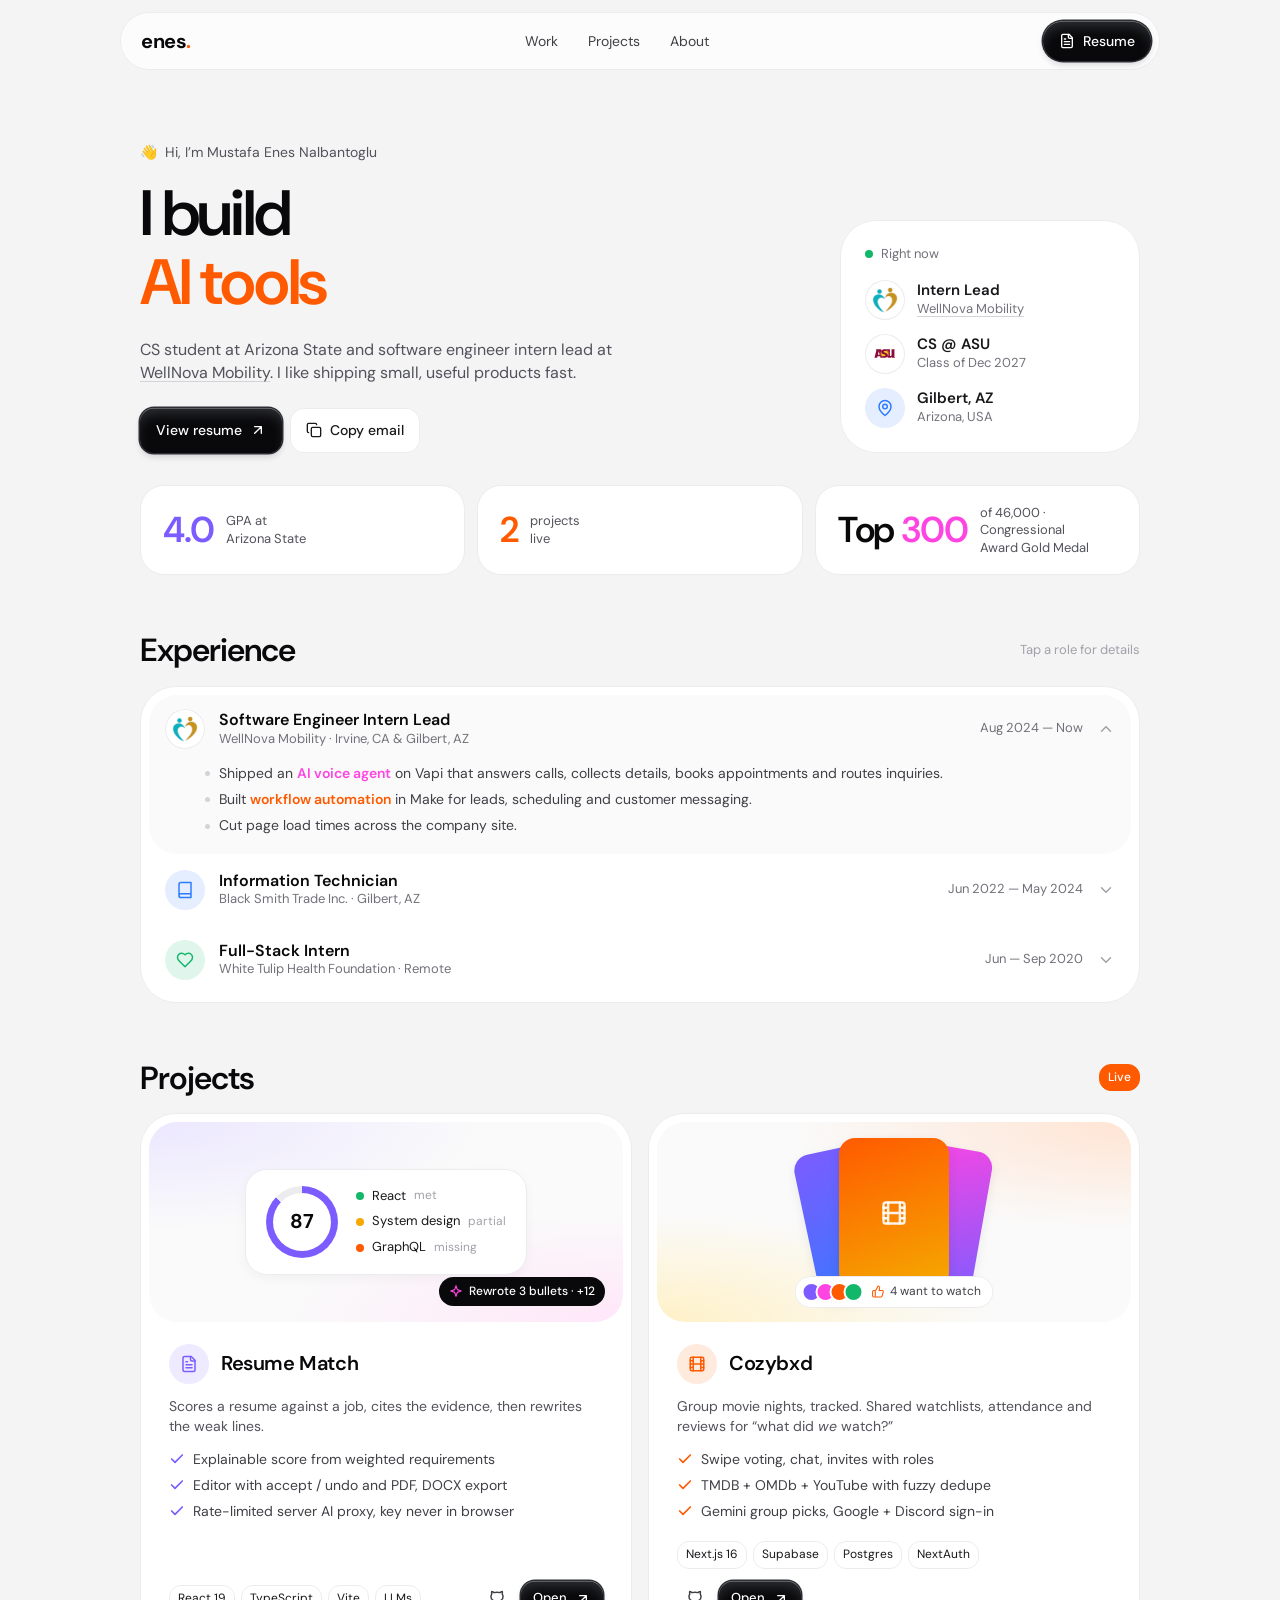
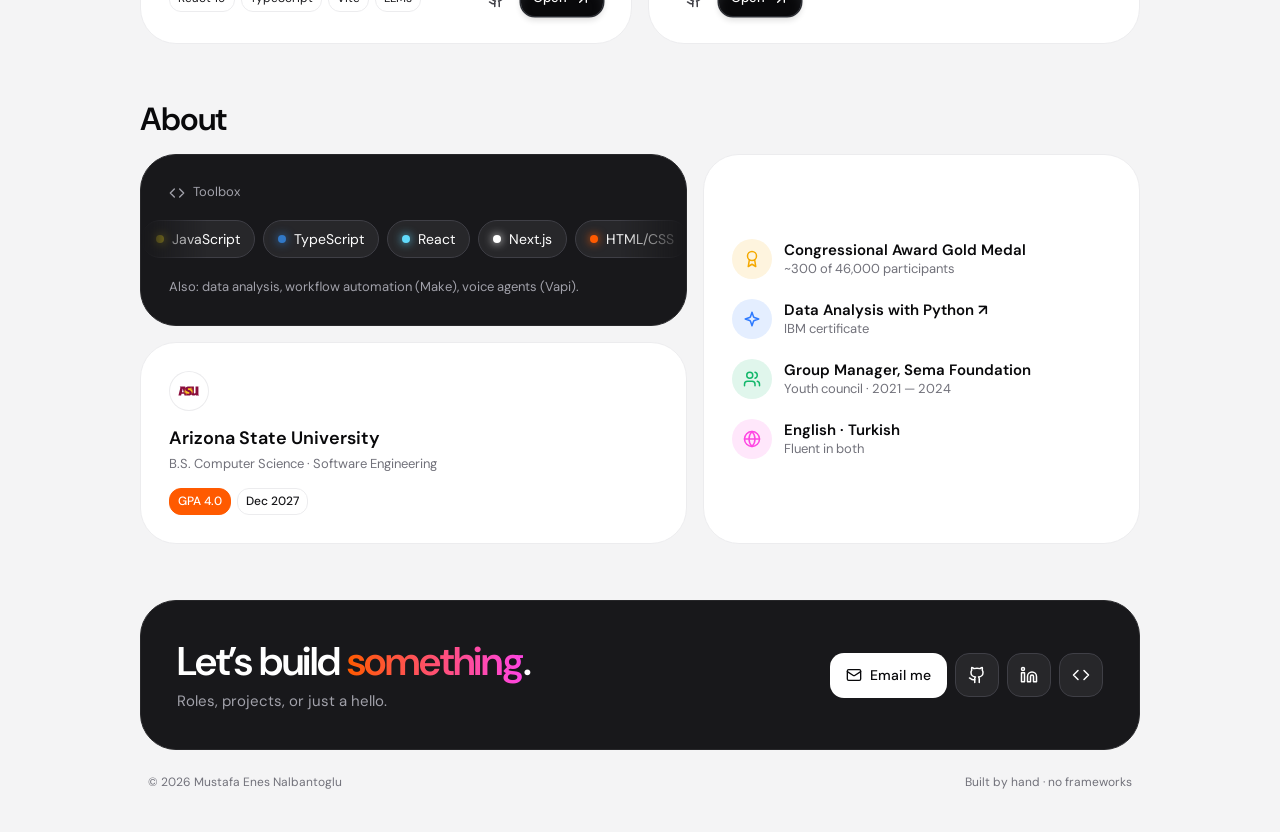
<file: index.html>
<!doctype html>
<html lang="en">
<head>
  <meta charset="utf-8">
  <meta name="viewport" content="width=device-width, initial-scale=1">
  <title>Enes Nalbantoglu</title>
  <meta name="description" content="Mustafa Enes Nalbantoglu — CS at Arizona State University (4.0). Software engineer building AI tools, full-stack apps and automation.">
  <meta name="theme-color" content="#f4f4f5">
  <meta property="og:title" content="Enes Nalbantoglu">
  <meta property="og:description" content="CS at ASU. I build AI tools, full-stack apps and automation.">
  <meta property="og:url" content="https://enesnal.com">
  <meta property="og:type" content="website">
  <link rel="canonical" href="https://enesnal.com">
  <link rel="icon" href="/favicon.svg" type="image/svg+xml">
  <link rel="preconnect" href="https://fonts.googleapis.com">
  <link rel="preconnect" href="https://fonts.gstatic.com" crossorigin>
  <link href="https://fonts.googleapis.com/css2?family=DM+Sans:opsz,wght@9..40,400..700&display=swap" rel="stylesheet">
  <link rel="stylesheet" href="/styles.css">
</head>
<body>
  <!-- Icon sprite (Lucide paths) -->
  <svg width="0" height="0" style="position:absolute" aria-hidden="true">
    <defs>
      <symbol id="i-zap" viewBox="0 0 24 24"><path d="M13 2 3 14h9l-1 8 10-12h-9l1-8z"/></symbol>
      <symbol id="i-book" viewBox="0 0 24 24"><path d="M4 19.5v-15A2.5 2.5 0 0 1 6.5 2H20v20H6.5a2.5 2.5 0 0 1 0-5H20"/></symbol>
      <symbol id="i-heart" viewBox="0 0 24 24"><path d="M19 14c1.49-1.46 3-3.21 3-5.5A5.5 5.5 0 0 0 16.5 3c-1.76 0-3 .5-4.5 2-1.5-1.5-2.74-2-4.5-2A5.5 5.5 0 0 0 2 8.5c0 2.3 1.5 4.05 3 5.5l7 7Z"/></symbol>
      <symbol id="i-cap" viewBox="0 0 24 24"><path d="M22 10v6M2 10l10-5 10 5-10 5z"/><path d="M6 12v5c3 3 9 3 12 0v-5"/></symbol>
      <symbol id="i-award" viewBox="0 0 24 24"><circle cx="12" cy="8" r="6"/><path d="M15.477 12.89 17 22l-5-3-5 3 1.523-9.11"/></symbol>
      <symbol id="i-file" viewBox="0 0 24 24"><path d="M15 2H6a2 2 0 0 0-2 2v16a2 2 0 0 0 2 2h12a2 2 0 0 0 2-2V7Z"/><path d="M14 2v4a2 2 0 0 0 2 2h4M16 13H8M16 17H8M10 9H8"/></symbol>
      <symbol id="i-mail" viewBox="0 0 24 24"><rect width="20" height="16" x="2" y="4" rx="2"/><path d="m22 7-8.97 5.7a1.94 1.94 0 0 1-2.06 0L2 7"/></symbol>
      <symbol id="i-copy" viewBox="0 0 24 24"><rect width="14" height="14" x="8" y="8" rx="2"/><path d="M4 16c-1.1 0-2-.9-2-2V4c0-1.1.9-2 2-2h10c1.1 0 2 .9 2 2"/></symbol>
      <symbol id="i-check" viewBox="0 0 24 24"><path d="M20 6 9 17l-5-5"/></symbol>
      <symbol id="i-arrow" viewBox="0 0 24 24"><path d="M7 7h10v10M7 17 17 7"/></symbol>
      <symbol id="i-chev" viewBox="0 0 24 24"><path d="m6 9 6 6 6-6"/></symbol>
      <symbol id="i-pin" viewBox="0 0 24 24"><path d="M20 10c0 6-8 12-8 12s-8-6-8-12a8 8 0 0 1 16 0Z"/><circle cx="12" cy="10" r="3"/></symbol>
      <symbol id="i-sparkles" viewBox="0 0 24 24"><path d="m12 3-1.9 5.8a2 2 0 0 1-1.3 1.3L3 12l5.8 1.9a2 2 0 0 1 1.3 1.3L12 21l1.9-5.8a2 2 0 0 1 1.3-1.3L21 12l-5.8-1.9a2 2 0 0 1-1.3-1.3Z"/></symbol>
      <symbol id="i-film" viewBox="0 0 24 24"><rect width="18" height="18" x="3" y="3" rx="2"/><path d="M7 3v18M3 7.5h4M3 12h18M3 16.5h4M17 3v18M17 7.5h4M17 16.5h4"/></symbol>
      <symbol id="i-globe" viewBox="0 0 24 24"><circle cx="12" cy="12" r="10"/><path d="M12 2a14.5 14.5 0 0 0 0 20 14.5 14.5 0 0 0 0-20M2 12h20"/></symbol>
      <symbol id="i-users" viewBox="0 0 24 24"><path d="M16 21v-2a4 4 0 0 0-4-4H6a4 4 0 0 0-4 4v2"/><circle cx="9" cy="7" r="4"/><path d="M22 21v-2a4 4 0 0 0-3-3.87M16 3.13a4 4 0 0 1 0 7.75"/></symbol>
      <symbol id="i-code" viewBox="0 0 24 24"><path d="m16 18 6-6-6-6M8 6l-6 6 6 6"/></symbol>
      <symbol id="i-github" viewBox="0 0 24 24"><path d="M15 22v-4a4.8 4.8 0 0 0-1-3.5c3 0 6-2 6-5.5.08-1.25-.27-2.48-1-3.5.28-1.15.28-2.35 0-3.5 0 0-1 0-3 1.5-2.64-.5-5.36-.5-8 0C6 2 5 2 5 2c-.3 1.15-.3 2.35 0 3.5A5.4 5.4 0 0 0 4 9c0 3.5 3 5.5 6 5.5-.39.49-.68 1.05-.85 1.65-.17.6-.22 1.23-.15 1.85v4"/><path d="M9 18c-4.51 2-5-2-7-2"/></symbol>
      <symbol id="i-linkedin" viewBox="0 0 24 24"><path d="M16 8a6 6 0 0 1 6 6v7h-4v-7a2 2 0 0 0-4 0v7h-4v-7a6 6 0 0 1 6-6z"/><rect width="4" height="12" x="2" y="9"/><circle cx="4" cy="4" r="2"/></symbol>
      <symbol id="i-thumb" viewBox="0 0 24 24"><path d="M7 10v12M15 5.88 14 10h5.83a2 2 0 0 1 1.92 2.56l-2.33 8A2 2 0 0 1 17.5 22H4a2 2 0 0 1-2-2v-8a2 2 0 0 1 2-2h2.76a2 2 0 0 0 1.79-1.11L12 2a3.13 3.13 0 0 1 3 3.88Z"/></symbol>
    </defs>
  </svg>

  <div class="progress" aria-hidden="true"></div>

  <header class="nav">
    <a class="logo" href="#top">enes<span>.</span></a>
    <nav aria-label="Sections">
      <a href="#work">Work</a>
      <a href="#projects">Projects</a>
      <a href="#about">About</a>
    </nav>
    <div class="nav-right">
      <a class="btn btn-dark btn-pill" href="/resume.pdf" target="_blank" rel="noopener">
        <svg class="ic"><use href="#i-file"/></svg>Resume
      </a>
      <button class="menu-btn" type="button" aria-label="Open menu" aria-expanded="false" aria-controls="menu">
        <span></span><span></span>
      </button>
    </div>
    <div class="menu" id="menu">
      <a href="#work"><span class="tile t-ember"><svg class="ic"><use href="#i-zap"/></svg></span>Work</a>
      <a href="#projects"><span class="tile t-violet"><svg class="ic"><use href="#i-sparkles"/></svg></span>Projects</a>
      <a href="#about"><span class="tile t-blue"><svg class="ic"><use href="#i-users"/></svg></span>About</a>
      <a href="#contact"><span class="tile t-magenta"><svg class="ic"><use href="#i-mail"/></svg></span>Contact</a>
    </div>
  </header>

  <main class="wrap" id="top">
    <!-- Hero -->
    <section class="hero">
      <div class="hero-main">
        <p class="hello rise" style="--d:0">
          <span class="wave" aria-hidden="true">👋</span> Hi, I’m Mustafa Enes Nalbantoglu
        </p>
        <h1 class="rise" style="--d:1">
          I build<br>
          <span class="rotator" aria-live="polite">
            <span class="word c-ember is-on">AI tools</span>
            <span class="word c-violet">full-stack apps</span>
            <span class="word c-magenta">voice agents</span>
            <span class="word c-green">automations</span>
          </span>
        </h1>
        <p class="lede rise" style="--d:2">CS student at Arizona State and software engineer intern lead at <a class="co" href="https://www.wellnovamobility.com/" target="_blank" rel="noopener">WellNova Mobility</a>. I like shipping small, useful products fast.</p>
        <div class="cta rise" style="--d:3">
          <a class="btn btn-dark" href="/resume.pdf" target="_blank" rel="noopener">View resume <svg class="ic"><use href="#i-arrow"/></svg></a>
          <button class="btn btn-light" type="button" data-copy="menesnalbant@gmail.com">
            <svg class="ic"><use href="#i-copy"/></svg><span>Copy email</span>
          </button>
        </div>
      </div>

      <aside class="card now rise" style="--d:2">
        <p class="card-kicker"><span class="dot"></span> Right now</p>
        <ul class="now-list">
          <li><span class="tile logo"><img src="/logos/wellnova.png" alt="" width="26" height="26"></span><div><b>Intern Lead</b><small><a class="co" href="https://www.wellnovamobility.com/" target="_blank" rel="noopener">WellNova Mobility</a></small></div></li>
          <li><span class="tile logo"><img src="/logos/asu.svg" alt="" width="30" height="18"></span><div><b>CS @ ASU</b><small>Class of Dec 2027</small></div></li>
          <li><span class="tile t-blue"><svg class="ic"><use href="#i-pin"/></svg></span><div><b>Gilbert, AZ</b><small>Arizona, USA</small></div></li>
        </ul>
      </aside>
    </section>

    <!-- Stats -->
    <section class="stats reveal">
      <div class="stat"><b><span data-count="4" data-dec="1">4.0</span></b><span>GPA at<br>Arizona State</span></div>
      <div class="stat"><b data-count="2">2</b><span>projects<br>live</span></div>
      <div class="stat"><b>Top <span data-count="300">300</span></b><span>of 46,000 · Congressional<br>Award Gold Medal</span></div>
    </section>

    <!-- Experience -->
    <section class="block reveal" id="work">
      <div class="block-head">
        <h2>Experience</h2>
        <span class="hint">Tap a role for details</span>
      </div>
      <div class="card list">
        <details class="role" open>
          <summary>
            <span class="tile logo"><img src="/logos/wellnova.png" alt="" width="26" height="26"></span>
            <span class="role-main"><b>Software Engineer Intern Lead</b><small>WellNova Mobility · Irvine, CA &amp; Gilbert, AZ</small></span>
            <span class="date">Aug 2024 — Now</span>
            <svg class="ic chev"><use href="#i-chev"/></svg>
          </summary>
          <div class="role-body"><ul class="bullets">
            <li>Shipped an <mark class="m-magenta">AI voice agent</mark> on Vapi that answers calls, collects details, books appointments and routes inquiries.</li>
            <li>Built <mark class="m-ember">workflow automation</mark> in Make for leads, scheduling and customer messaging.</li>
            <li>Cut page load times across the company site.</li>
          </ul></div>
        </details>
        <details class="role">
          <summary>
            <span class="tile t-blue"><svg class="ic"><use href="#i-book"/></svg></span>
            <span class="role-main"><b>Information Technician</b><small>Black Smith Trade Inc. · Gilbert, AZ</small></span>
            <span class="date">Jun 2022 — May 2024</span>
            <svg class="ic chev"><use href="#i-chev"/></svg>
          </summary>
          <div class="role-body"><ul class="bullets">
            <li>Wrote a <mark class="m-blue">pricing script</mark> that priced Amazon book listings from real-time market averages.</li>
            <li>Built a searchable inventory database across multiple warehouses.</li>
            <li>Designed a sorting system that sped up shipments to distribution centers.</li>
          </ul></div>
        </details>
        <details class="role">
          <summary>
            <span class="tile t-green"><svg class="ic"><use href="#i-heart"/></svg></span>
            <span class="role-main"><b>Full-Stack Intern</b><small>White Tulip Health Foundation · Remote</small></span>
            <span class="date">Jun — Sep 2020</span>
            <svg class="ic chev"><use href="#i-chev"/></svg>
          </summary>
          <div class="role-body"><ul class="bullets">
            <li>Built new pages and content for health webinars.</li>
            <li>Audited the whole site and fixed the bugs found.</li>
          </ul></div>
        </details>
      </div>
    </section>

    <!-- Projects -->
    <section class="block reveal" id="projects">
      <div class="block-head">
        <h2>Projects</h2>
        <span class="badge badge-ember">Live</span>
      </div>
      <div class="projects">
        <article class="card project">
          <div class="shot shot-rm" aria-hidden="true">
            <div class="rm-panel">
              <div class="ring"><span>87</span></div>
              <ul class="reqs">
                <li><i class="ok"></i>React <em>met</em></li>
                <li><i class="mid"></i>System design <em>partial</em></li>
                <li><i class="no"></i>GraphQL <em>missing</em></li>
              </ul>
            </div>
            <div class="rm-edit"><svg class="ic"><use href="#i-sparkles"/></svg> Rewrote 3 bullets · +12</div>
          </div>
          <div class="project-body">
            <div class="project-title">
              <span class="tile t-violet"><svg class="ic"><use href="#i-file"/></svg></span>
              <h3>Resume Match</h3>
            </div>
            <p>Scores a resume against a job, cites the evidence, then rewrites the weak lines.</p>
            <ul class="feats">
              <li><svg class="ic c-violet"><use href="#i-check"/></svg>Explainable score from weighted requirements</li>
              <li><svg class="ic c-violet"><use href="#i-check"/></svg>Editor with accept / undo and PDF, DOCX export</li>
              <li><svg class="ic c-violet"><use href="#i-check"/></svg>Rate-limited server AI proxy, key never in browser</li>
            </ul>
            <div class="project-foot">
              <ul class="tags"><li>React 19</li><li>TypeScript</li><li>Vite</li><li>LLMs</li></ul>
              <div class="links">
                <a href="https://github.com/Enes-Nal/Resume-Match" target="_blank" rel="noopener" aria-label="Resume Match on GitHub"><svg class="ic"><use href="#i-github"/></svg></a>
                <a class="btn btn-dark btn-sm" href="https://resumeai.enesnal.com/" target="_blank" rel="noopener">Open <svg class="ic"><use href="#i-arrow"/></svg></a>
              </div>
            </div>
          </div>
        </article>

        <article class="card project">
          <div class="shot shot-cz" aria-hidden="true">
            <div class="posters">
              <span class="poster p1"></span>
              <span class="poster p2"></span>
              <span class="poster p3"><svg class="ic"><use href="#i-film"/></svg></span>
            </div>
            <div class="votes">
              <span class="avatars"><i></i><i></i><i></i><i></i></span>
              <span class="vote"><svg class="ic"><use href="#i-thumb"/></svg> 4 want to watch</span>
            </div>
          </div>
          <div class="project-body">
            <div class="project-title">
              <span class="tile t-ember"><svg class="ic"><use href="#i-film"/></svg></span>
              <h3>Cozybxd</h3>
            </div>
            <p>Group movie nights, tracked. Shared watchlists, attendance and reviews for “what did <em>we</em> watch?”</p>
            <ul class="feats">
              <li><svg class="ic c-ember"><use href="#i-check"/></svg>Swipe voting, chat, invites with roles</li>
              <li><svg class="ic c-ember"><use href="#i-check"/></svg>TMDB + OMDb + YouTube with fuzzy dedupe</li>
              <li><svg class="ic c-ember"><use href="#i-check"/></svg>Gemini group picks, Google + Discord sign-in</li>
            </ul>
            <div class="project-foot">
              <ul class="tags"><li>Next.js 16</li><li>Supabase</li><li>Postgres</li><li>NextAuth</li></ul>
              <div class="links">
                <a href="https://github.com/Enes-Nal/cozybxd" target="_blank" rel="noopener" aria-label="Cozybxd on GitHub"><svg class="ic"><use href="#i-github"/></svg></a>
                <a class="btn btn-dark btn-sm" href="https://cozybxd.enesnal.com/" target="_blank" rel="noopener">Open <svg class="ic"><use href="#i-arrow"/></svg></a>
              </div>
            </div>
          </div>
        </article>
      </div>
    </section>

    <!-- About bento -->
    <section class="block reveal" id="about">
      <div class="block-head"><h2>About</h2></div>
      <div class="bento">
        <div class="card dark skills">
          <p class="card-kicker light"><svg class="ic"><use href="#i-code"/></svg> Toolbox</p>
          <div class="marquee">
            <div class="track">
              <span class="chip"><i style="--c:#f7df1e"></i>JavaScript</span>
              <span class="chip"><i style="--c:#3178c6"></i>TypeScript</span>
              <span class="chip"><i style="--c:#61dafb"></i>React</span>
              <span class="chip"><i style="--c:#ffffff"></i>Next.js</span>
              <span class="chip"><i style="--c:#ff5a00"></i>HTML/CSS</span>
              <span class="chip"><i style="--c:#ffd43b"></i>Python</span>
              <span class="chip"><i style="--c:#659ad2"></i>C++</span>
              <span class="chip"><i style="--c:#a8b9cc"></i>C</span>
              <span class="chip"><i style="--c:#e70488"></i>Pandas</span>
              <span class="chip"><i style="--c:#3ecf8e"></i>Supabase</span>
              <span class="chip"><i style="--c:#fe45e2"></i>LLM APIs</span>
            </div>
          </div>
          <p class="skills-note">Also: data analysis, workflow automation (Make), voice agents (Vapi).</p>
        </div>

        <div class="card edu">
          <span class="tile logo"><img src="/logos/asu.svg" alt="" width="30" height="18"></span>
          <b>Arizona State University</b>
          <small>B.S. Computer Science · Software Engineering</small>
          <div class="edu-meta"><span class="badge badge-ember">GPA 4.0</span><span class="badge">Dec 2027</span></div>
        </div>

        <ul class="card extras">
          <li><span class="tile t-yellow"><svg class="ic"><use href="#i-award"/></svg></span><div><b>Congressional Award Gold Medal</b><small>~300 of 46,000 participants</small></div></li>
          <li><span class="tile t-blue"><svg class="ic"><use href="#i-sparkles"/></svg></span><div><b><a href="https://courses.cognitiveclass.ai/certificates/977bfa9b836d493f8ce954194eec64d2" target="_blank" rel="noopener">Data Analysis with Python ↗</a></b><small>IBM certificate</small></div></li>
          <li><span class="tile t-green"><svg class="ic"><use href="#i-users"/></svg></span><div><b>Group Manager, Sema Foundation</b><small>Youth council · 2021 — 2024</small></div></li>
          <li><span class="tile t-magenta"><svg class="ic"><use href="#i-globe"/></svg></span><div><b>English · Turkish</b><small>Fluent in both</small></div></li>
        </ul>
      </div>
    </section>

    <!-- Contact -->
    <section class="card dark contact reveal" id="contact">
      <div>
        <h2>Let’s build <span class="grad">something</span>.</h2>
        <p>Roles, projects, or just a hello.</p>
      </div>
      <div class="contact-actions">
        <a class="btn btn-white" href="mailto:menesnalbant@gmail.com"><svg class="ic"><use href="#i-mail"/></svg>Email me</a>
        <a class="icon-btn" href="https://github.com/Enes-Nal" target="_blank" rel="noopener" aria-label="GitHub"><svg class="ic"><use href="#i-github"/></svg></a>
        <a class="icon-btn" href="https://www.linkedin.com/in/mustafa-enes-nalbantoglu/" target="_blank" rel="noopener" aria-label="LinkedIn"><svg class="ic"><use href="#i-linkedin"/></svg></a>
        <a class="icon-btn" href="https://leetcode.com/u/Enes-Nal/" target="_blank" rel="noopener" aria-label="LeetCode"><svg class="ic"><use href="#i-code"/></svg></a>
      </div>
    </section>

    <footer class="footer">
      <span>© <span id="year">2026</span> Mustafa Enes Nalbantoglu</span>
      <span>Built by hand · no frameworks</span>
    </footer>
  </main>

  <div class="toast" role="status" aria-live="polite"></div>

  <script>
    const reduce = matchMedia('(prefers-reduced-motion: reduce)').matches;
    document.getElementById('year').textContent = new Date().getFullYear();

    // Rotating hero word
    const words = [...document.querySelectorAll('.rotator .word')];
    let w = 0;
    if (!reduce) setInterval(() => {
      words[w].classList.replace('is-on', 'is-off');
      const prev = words[w];
      setTimeout(() => prev.classList.remove('is-off'), 500);
      w = (w + 1) % words.length;
      words[w].classList.add('is-on');
    }, 2200);

    // Smooth expand / collapse for experience rows
    document.querySelectorAll('details.role').forEach(d => {
      const body = d.querySelector('.role-body');
      d.querySelector('summary').addEventListener('click', e => {
        if (reduce || e.target.closest('a')) return;
        e.preventDefault();
        if (d.dataset.busy) return;
        const opening = !d.open;
        d.dataset.busy = 1;
        if (opening) d.open = true;
        const h = body.scrollHeight;
        d.classList.toggle('closing', !opening);
        body.animate(
          [{ height: opening ? '0px' : h + 'px', opacity: opening ? 0 : 1 },
           { height: opening ? h + 'px' : '0px', opacity: opening ? 1 : 0 }],
          { duration: 340, easing: 'cubic-bezier(.2,.8,.2,1)' }
        ).onfinish = () => {
          if (!opening) d.open = false;
          d.classList.remove('closing');
          delete d.dataset.busy;
        };
      });
    });

    // Mobile menu dropdown
    const menuBtn = document.querySelector('.menu-btn'), menu = document.getElementById('menu');
    const setMenu = open => {
      document.body.classList.toggle('menu-open', open);
      menuBtn.setAttribute('aria-expanded', open);
      menuBtn.setAttribute('aria-label', open ? 'Close menu' : 'Open menu');
    };
    menuBtn.addEventListener('click', () => setMenu(!document.body.classList.contains('menu-open')));
    menu.addEventListener('click', e => { if (e.target.closest('a')) setMenu(false); });
    addEventListener('keydown', e => { if (e.key === 'Escape') setMenu(false); });
    document.addEventListener('click', e => { if (!e.target.closest('.nav')) setMenu(false); });

    // Seamless skills marquee: duplicate the chips once
    const track = document.querySelector('.track');
    track.insertAdjacentHTML('beforeend', track.innerHTML.replaceAll('<span class="chip"', '<span aria-hidden="true" class="chip"'));

    // Scroll reveal + count-up. An invisible copy of the final value reserves
    // the width, so the changing digits never reflow the text around them.
    const countUp = el => {
      const end = +el.dataset.count, dec = +(el.dataset.dec || 0), final = el.textContent;
      el.classList.add('counting');
      el.innerHTML = `<span class="count-size" aria-hidden="true">${final}</span><span class="count-val">${(0).toFixed(dec)}</span>`;
      const val = el.lastChild;
      let t0, last;
      const tick = t => {
        t0 ??= t;
        const p = Math.min((t - t0) / 1400, 1), e = 1 - Math.pow(1 - p, 4);
        const txt = (end * e).toFixed(dec);
        if (txt !== last) val.textContent = last = txt;
        if (p < 1) requestAnimationFrame(tick);
        else { el.textContent = final; el.classList.remove('counting'); }
      };
      requestAnimationFrame(tick);
    };
    const io = new IntersectionObserver(entries => entries.forEach(e => {
      if (!e.isIntersecting) return;
      e.target.classList.add('in');
      if (!reduce) e.target.querySelectorAll('[data-count]').forEach(countUp);
      io.unobserve(e.target);
    }), { threshold: .15 });
    document.querySelectorAll('.reveal').forEach(el => io.observe(el));

    // Scroll progress
    const bar = document.querySelector('.progress');
    const onScroll = () => {
      const max = document.documentElement.scrollHeight - innerHeight;
      bar.style.transform = `scaleX(${max > 0 ? scrollY / max : 0})`;
    };
    addEventListener('scroll', onScroll, { passive: true }); onScroll();

    // Cursor spotlight on cards
    document.querySelectorAll('.card').forEach(c => c.addEventListener('pointermove', e => {
      const r = c.getBoundingClientRect();
      c.style.setProperty('--x', `${e.clientX - r.left}px`);
      c.style.setProperty('--y', `${e.clientY - r.top}px`);
    }));

    // Copy email
    const toast = document.querySelector('.toast');
    document.querySelectorAll('[data-copy]').forEach(b => b.addEventListener('click', async () => {
      try { await navigator.clipboard.writeText(b.dataset.copy); toast.textContent = 'Email copied ✓'; }
      catch { location.href = 'mailto:' + b.dataset.copy; return; }
      toast.classList.add('show');
      setTimeout(() => toast.classList.remove('show'), 1800);
    }));
  </script>
</body>
</html>
</file>
<file: styles.css>
/* Tokens from DESIGN.md (Awesomic). DM Sans stands in for Cosmica.
   Extra accent hues are used on icons and highlights only. */
:root {
  --obsidian: #09090b;
  --graphite: #18181b;
  --slate: #27272a;
  --iron: #3f3f46;
  --steel: #52525b;
  --fog: #71717a;
  --ash: #a1a1aa;
  --mist: #d4d4d8;
  --cloud: #ececee;
  --paper: #f4f4f5;
  --snow: #ffffff;
  --subtle: #fafafa;

  --ember: #ff5a00;
  --magenta: #fe45e2;
  --violet: #7c5cff;
  --blue: #2f7bff;
  --green: #12b76a;
  --yellow: #f5a900;

  --font: 'DM Sans', ui-sans-serif, system-ui, -apple-system, BlinkMacSystemFont, "Segoe UI", Roboto, sans-serif;
  --r-card: 36px;
  --r-btn: 14px;
  --r-badge: 12px;
  --shadow-btn: inset 0 .5px 0 0 rgba(255,255,255,.5), inset 0 9px 14px -5px rgba(117,123,133,.4), 0 0 0 1.5px #2c2e34, 0 4px 6px 0 rgba(0,0,0,.14);
  --ease: cubic-bezier(.2, .8, .2, 1);
}

*, *::before, *::after { box-sizing: border-box; }
html { scroll-behavior: smooth; scroll-padding-top: 84px; }
body {
  margin: 0;
  background: var(--paper);
  color: var(--graphite);
  font: 400 15px/1.45 var(--font);
  -webkit-font-smoothing: antialiased;
}
h1, h2, h3, p, ul { margin: 0; padding: 0; }
ul { list-style: none; }
a { color: inherit; text-decoration: none; }
button { font: inherit; cursor: pointer; }
b { font-weight: 600; }
small { font-size: 13px; color: var(--fog); }
::selection { background: var(--obsidian); color: var(--snow); }
:focus-visible { outline: 2px solid var(--violet); outline-offset: 3px; border-radius: 8px; }

.ic {
  width: 18px; height: 18px; flex: none;
  fill: none; stroke: currentColor; stroke-width: 2; stroke-linecap: round; stroke-linejoin: round;
}

.c-ember { color: var(--ember); }
.c-violet { color: var(--violet); }
.c-magenta { color: var(--magenta); }
.c-green { color: var(--green); }
.c-blue { color: var(--blue); }

.wrap { max-width: 1040px; margin: 0 auto; padding: 0 20px; }

/* Scroll progress */
.progress {
  position: fixed; inset: 0 0 auto 0; height: 3px; z-index: 30;
  background: linear-gradient(90deg, var(--ember), var(--magenta), var(--violet), var(--blue));
  transform-origin: 0 50%; transform: scaleX(0);
}

/* Nav */
.nav {
  position: sticky; top: 12px; z-index: 20;
  max-width: 1040px; margin: 12px auto 0; padding: 8px 8px 8px 20px;
  display: flex; align-items: center; justify-content: space-between; gap: 16px;
  background: rgba(255,255,255,.72);
  backdrop-filter: blur(16px) saturate(1.4); -webkit-backdrop-filter: blur(16px) saturate(1.4);
  border: 1px solid var(--cloud);
  border-radius: 10000px;
  width: calc(100% - 40px);
}
.logo { font-weight: 700; font-size: 20px; letter-spacing: -.02em; color: var(--obsidian); }
.logo span { color: var(--ember); }
.nav nav { display: flex; gap: 2px; }
.nav nav a { padding: 8px 14px; border-radius: 10000px; font-size: 14px; color: var(--iron); transition: background .2s, color .2s; }
.nav nav a:hover { background: var(--paper); color: var(--obsidian); }

/* Nav right + mobile menu */
.nav-right { display: flex; align-items: center; gap: 6px; }
.menu-btn {
  display: none; width: 40px; height: 40px; border: 0; border-radius: 10000px;
  background: var(--paper); position: relative;
  transition: background .2s;
}
.menu-btn:hover { background: var(--cloud); }
.menu-btn span {
  position: absolute; left: 12px; right: 12px; height: 2px; border-radius: 2px; background: var(--obsidian);
  transition: transform .35s var(--ease);
}
.menu-btn span:first-child { transform: translateY(-3px); }
.menu-btn span:last-child { transform: translateY(3px); }
.menu-open .menu-btn span:first-child { transform: rotate(45deg); }
.menu-open .menu-btn span:last-child { transform: rotate(-45deg); }
.menu {
  position: absolute; top: calc(100% + 8px); right: 0; left: 0;
  display: grid; gap: 2px; padding: 8px;
  background: rgba(255,255,255,.92);
  backdrop-filter: blur(16px) saturate(1.4); -webkit-backdrop-filter: blur(16px) saturate(1.4);
  border: 1px solid var(--cloud); border-radius: 28px;
  box-shadow: 0 4px 12px rgba(0,0,0,.04);
  opacity: 0; visibility: hidden; transform: translateY(-8px) scale(.98); transform-origin: top right;
  transition: opacity .22s, transform .35s var(--ease), visibility 0s .35s;
}
.menu-open .menu { opacity: 1; visibility: visible; transform: none; transition: opacity .22s, transform .35s var(--ease), visibility 0s; }
.menu a {
  display: flex; align-items: center; gap: 12px; padding: 8px; border-radius: 20px;
  font-size: 16px; font-weight: 500; color: var(--obsidian);
  opacity: 0; transform: translateY(-4px); transition: opacity .25s, transform .35s var(--ease), background .2s;
}
.menu a:hover { background: var(--paper); }
.menu .tile { width: 36px; height: 36px; }
.menu-open .menu a { opacity: 1; transform: none; }
.menu-open .menu a:nth-child(2) { transition-delay: .04s; }
.menu-open .menu a:nth-child(3) { transition-delay: .08s; }
.menu-open .menu a:nth-child(4) { transition-delay: .12s; }

/* Buttons */
.btn {
  display: inline-flex; align-items: center; gap: 8px;
  padding: 12px 16px; border-radius: var(--r-btn); border: 0;
  font-size: 14px; font-weight: 500; white-space: nowrap;
  transition: transform .2s var(--ease), background .2s, box-shadow .2s;
}
.btn:active { transform: scale(.97); }
.btn .ic { width: 16px; height: 16px; }
.btn-dark { background: var(--obsidian); color: var(--snow); box-shadow: var(--shadow-btn); }
.btn-dark:hover { background: var(--slate); }
.btn-dark:hover .ic { transform: translate(1px, -1px); }
.btn .ic { transition: transform .2s var(--ease); }
.btn-light { background: var(--snow); color: var(--graphite); box-shadow: inset 0 0 0 1px var(--cloud); }
.btn-light:hover { background: var(--subtle); box-shadow: inset 0 0 0 1px var(--mist); }
.btn-white { background: var(--snow); color: var(--obsidian); }
.btn-white:hover { background: var(--cloud); }
.btn-pill { border-radius: 10000px; padding: 10px 16px; }
.btn-sm { padding: 8px 12px; font-size: 13px; }

/* Cards */
.card {
  position: relative; isolation: isolate; overflow: hidden;
  background: var(--snow);
  border: 1px solid var(--cloud);
  border-radius: var(--r-card);
  padding: 28px;
}
.card::before {
  content: ""; position: absolute; inset: 0; z-index: -1; pointer-events: none;
  background: radial-gradient(360px circle at var(--x, -999px) var(--y, -999px), rgba(124,92,255,.07), transparent 60%);
  opacity: 0; transition: opacity .3s;
}
.card:hover::before { opacity: 1; }
.card.dark { background: var(--graphite); border-color: var(--slate); color: var(--snow); }
.card.dark::before { background: radial-gradient(360px circle at var(--x, -999px) var(--y, -999px), rgba(254,69,226,.14), transparent 60%); }
.card-kicker { display: flex; align-items: center; gap: 8px; font-size: 13px; color: var(--fog); margin-bottom: 16px; }
.card-kicker.light { color: var(--ash); }
.card-kicker .ic { width: 16px; height: 16px; }

/* Icon tiles */
.tile {
  width: 40px; height: 40px; flex: none;
  display: grid; place-items: center;
  border-radius: 40px;
  color: var(--c); background: color-mix(in srgb, var(--c) 13%, white);
  transition: transform .3s var(--ease);
}
.tile .ic { width: 18px; height: 18px; }
.t-ember { --c: var(--ember); }
.t-violet { --c: var(--violet); }
.t-blue { --c: var(--blue); }
.t-green { --c: var(--green); }
.t-magenta { --c: var(--magenta); }
.t-yellow { --c: var(--yellow); }
.tile.logo { background: var(--snow); box-shadow: inset 0 0 0 1px var(--cloud); }
.tile.logo img { max-width: 26px; max-height: 26px; width: auto; height: auto; object-fit: contain; }
.tile.logo img[src$="asu.svg"] { max-width: 30px; }
a.co { text-decoration: underline; text-decoration-color: var(--mist); text-underline-offset: 3px; transition: color .2s, text-decoration-color .2s; }
a.co:hover { color: var(--obsidian); text-decoration-color: currentColor; }

/* Badges */
.badge {
  display: inline-flex; align-items: center; padding: 4px 8px;
  border-radius: var(--r-badge); border: 1px solid var(--cloud);
  font-size: 12px; font-weight: 500; color: var(--graphite); background: var(--snow);
}
.badge-ember { background: var(--ember); color: var(--snow); border-color: var(--ember); }

/* Hero */
.hero {
  display: grid; grid-template-columns: 1fr 300px; gap: 24px; align-items: end;
  padding: 72px 0 32px;
}
.hello { display: inline-flex; align-items: center; gap: 8px; font-size: 14px; color: var(--steel); margin-bottom: 16px; }
.wave { display: inline-block; transform-origin: 70% 70%; animation: wave 2.4s 1s ease-in-out infinite; }
@keyframes wave { 0%, 60%, 100% { transform: rotate(0); } 10%, 30% { transform: rotate(14deg); } 20% { transform: rotate(-8deg); } 40% { transform: rotate(-4deg); } 50% { transform: rotate(10deg); } }
h1 {
  font-size: clamp(42px, 7vw, 64px); font-weight: 600; line-height: 1.08; letter-spacing: -.035em;
  color: var(--obsidian);
}
.rotator { display: inline-grid; vertical-align: top; overflow: hidden; padding-bottom: .08em; }
.word {
  grid-area: 1 / 1; white-space: nowrap;
  transform: translateY(105%); opacity: 0;
  transition: transform .55s var(--ease), opacity .4s;
}
.word.is-on { transform: none; opacity: 1; }
.word.is-off { transform: translateY(-105%); opacity: 0; }
.lede { font-size: 16px; color: var(--steel); max-width: 480px; margin-top: 16px; }
.cta { display: flex; flex-wrap: wrap; gap: 8px; margin-top: 24px; }

.now { padding: 24px; }
.dot { width: 8px; height: 8px; border-radius: 50%; background: var(--green); box-shadow: 0 0 0 0 rgba(18,183,106,.5); animation: ping 2s infinite; }
@keyframes ping { 70% { box-shadow: 0 0 0 8px rgba(18,183,106,0); } 100% { box-shadow: 0 0 0 0 rgba(18,183,106,0); } }
.now-list { display: grid; gap: 14px; }
.now-list li, .extras li { display: flex; align-items: center; gap: 12px; }
.now-list div, .extras div { display: grid; line-height: 1.3; }
.now-list li:hover .tile, .extras li:hover .tile, .role:hover .tile { transform: rotate(-8deg) scale(1.06); }

/* Entrance animation */
.rise { opacity: 0; transform: translateY(14px); animation: rise .7s var(--ease) forwards; animation-delay: calc(var(--d) * 90ms + 60ms); }
@keyframes rise { to { opacity: 1; transform: none; } }
.reveal { opacity: 0; transform: translateY(18px); transition: opacity .7s var(--ease), transform .7s var(--ease); }
.reveal.in { opacity: 1; transform: none; }

/* Stats */
.stats { display: grid; grid-template-columns: repeat(3, 1fr); gap: 12px; }
.stat {
  display: flex; align-items: center; gap: 12px;
  padding: 18px 22px; background: var(--snow); border: 1px solid var(--cloud); border-radius: 24px;
}
.stat b { font-size: 36px; font-weight: 600; letter-spacing: -.03em; color: var(--obsidian); line-height: 1; font-variant-numeric: tabular-nums; white-space: nowrap; }
.counting { display: inline-grid; justify-items: end; }
.counting > span { grid-area: 1 / 1; }
.count-size { visibility: hidden; }
.stat > span { font-size: 13px; line-height: 1.35; color: var(--steel); }
.stat:nth-child(1) b span { color: var(--violet); }
.stat:nth-child(2) b { color: var(--ember); }
.stat:nth-child(3) b span { color: var(--magenta); }

/* Blocks */
.block { padding-top: 56px; }
.block-head { display: flex; align-items: center; justify-content: space-between; gap: 12px; margin-bottom: 16px; }
h2 { font-size: 32px; font-weight: 600; letter-spacing: -.03em; line-height: 1.2; color: var(--obsidian); }
.hint { font-size: 13px; color: var(--ash); }

/* Experience */
.list { padding: 8px; }
.role { border-radius: 28px; transition: background .2s; }
.role + .role { margin-top: 2px; }
.role:hover, .role[open] { background: var(--subtle); }
.role summary {
  display: flex; align-items: center; gap: 14px;
  padding: 14px 16px; cursor: pointer; list-style: none;
}
.role summary::-webkit-details-marker { display: none; }
.role-main { display: grid; flex: 1; min-width: 0; line-height: 1.3; }
.role-main b { font-size: 16px; color: var(--obsidian); }
.date { font-size: 13px; color: var(--fog); white-space: nowrap; font-variant-numeric: tabular-nums; }
.chev { color: var(--ash); transition: transform .3s var(--ease); }
.role[open] .chev { transform: rotate(180deg); }
.bullets { display: grid; gap: 6px; padding: 0 20px 18px 70px; color: var(--iron); font-size: 14px; }
.bullets li { position: relative; }
.bullets li::before { content: ""; position: absolute; left: -14px; top: .6em; width: 5px; height: 5px; border-radius: 50%; background: var(--mist); }
.role-body { overflow: hidden; }
.role[open]:not(.closing) .bullets li { animation: rise .45s var(--ease) both; }
.role.closing .chev { transform: rotate(0); }
.role summary:hover .chev { color: var(--iron); }
.role[open] .bullets li:nth-child(2) { animation-delay: .05s; }
.role[open] .bullets li:nth-child(3) { animation-delay: .1s; }
mark { background: none; font-weight: 600; }
.m-magenta { color: var(--magenta); }
.m-ember { color: var(--ember); }
.m-blue { color: var(--blue); }

/* Projects */
.projects { display: grid; grid-template-columns: 1fr 1fr; gap: 16px; }
.card.project { padding: 0; display: flex; flex-direction: column; transition: transform .35s var(--ease), border-color .2s; }
.project:hover { transform: translateY(-4px); border-color: var(--mist); }
.shot {
  position: relative; height: 200px; margin: 8px 8px 0; border-radius: 28px; overflow: hidden;
  display: grid; place-items: center;
}
.project-body { padding: 22px 28px 26px; display: flex; flex-direction: column; gap: 12px; flex: 1; }
.project-title { display: flex; align-items: center; gap: 12px; }
h3 { font-size: 20px; font-weight: 600; letter-spacing: -.02em; color: var(--obsidian); }
.project-body > p { color: var(--steel); font-size: 14px; }
.feats { display: grid; gap: 6px; font-size: 14px; color: var(--iron); }
.feats li { display: flex; gap: 8px; align-items: flex-start; }
.feats .ic { width: 16px; height: 16px; margin-top: 2px; stroke-width: 2.5; }
.project-foot { margin-top: auto; padding-top: 8px; display: flex; justify-content: space-between; align-items: center; gap: 12px; flex-wrap: wrap; }
.tags { display: flex; flex-wrap: wrap; gap: 6px; }
.tags li { padding: 4px 8px; border: 1px solid var(--cloud); border-radius: var(--r-badge); font-size: 12px; color: var(--graphite); }
.links { display: flex; align-items: center; gap: 6px; }
.links > a:not(.btn) { width: 36px; height: 36px; display: grid; place-items: center; border-radius: var(--r-btn); color: var(--iron); transition: background .2s; }
.links > a:not(.btn):hover { background: var(--paper); }

/* Resume Match mock */
.shot-rm { background: radial-gradient(120% 90% at 0% 0%, #ece7ff, transparent 60%), radial-gradient(120% 90% at 100% 100%, #ffe6f9, transparent 60%), var(--subtle); }
.rm-panel {
  display: flex; align-items: center; gap: 18px;
  background: var(--snow); border: 1px solid var(--cloud); border-radius: 22px; padding: 16px 20px;
  box-shadow: 0 4px 12px rgba(0,0,0,.04);
}
@property --p { syntax: '<number>'; inherits: false; initial-value: 0; }
.ring {
  --p: 0;
  width: 72px; height: 72px; border-radius: 50%; display: grid; place-items: center;
  background: conic-gradient(var(--violet) calc(var(--p) * 1%), var(--cloud) 0);
  position: relative;
}
.ring span { position: absolute; font-weight: 700; font-size: 20px; color: var(--obsidian); }
.ring::after { content: ""; position: absolute; inset: 7px; border-radius: 50%; background: var(--snow); }
.ring span { z-index: 1; }
.in .ring { animation: fill 1.6s .3s var(--ease) forwards; }
@keyframes fill { to { --p: 87; } }
.reqs { display: grid; gap: 7px; font-size: 13px; color: var(--graphite); }
.reqs li { display: flex; align-items: center; gap: 8px; }
.reqs em { font-style: normal; color: var(--ash); font-size: 12px; }
.reqs i { width: 8px; height: 8px; border-radius: 50%; }
.reqs .ok { background: var(--green); }
.reqs .mid { background: var(--yellow); }
.reqs .no { background: var(--ember); }
.in .reqs li { animation: rise .5s var(--ease) both; }
.in .reqs li:nth-child(1) { animation-delay: .5s; }
.in .reqs li:nth-child(2) { animation-delay: .65s; }
.in .reqs li:nth-child(3) { animation-delay: .8s; }
.rm-edit {
  position: absolute; right: 18px; bottom: 16px;
  display: inline-flex; align-items: center; gap: 6px;
  padding: 6px 10px; border-radius: 10000px; font-size: 12px; font-weight: 500;
  background: var(--obsidian); color: var(--snow);
  animation: float 4s ease-in-out infinite;
}
.rm-edit .ic { width: 14px; height: 14px; color: var(--magenta); }
@keyframes float { 50% { transform: translateY(-5px); } }

/* Cozybxd mock */
.shot-cz { background: radial-gradient(120% 90% at 100% 0%, #ffe4d3, transparent 60%), radial-gradient(120% 90% at 0% 100%, #fff1c7, transparent 60%), var(--subtle); }
.posters { position: relative; width: 110px; height: 150px; margin-bottom: 18px; }
.poster {
  position: absolute; inset: 0; border-radius: 16px; display: grid; place-items: center; color: rgba(255,255,255,.9);
  box-shadow: 0 4px 12px rgba(0,0,0,.08);
}
.poster .ic { width: 28px; height: 28px; }
.p1 { background: linear-gradient(160deg, #7c5cff, #2f7bff); transform: rotate(-12deg) translateX(-34px); }
.p2 { background: linear-gradient(160deg, #fe45e2, #7c5cff); transform: rotate(10deg) translateX(34px); }
.p3 { background: linear-gradient(160deg, #ff5a00, #f5a900); animation: swipe 4.5s var(--ease) infinite; }
@keyframes swipe {
  0%, 30% { transform: none; }
  45% { transform: translateX(46px) rotate(14deg); opacity: 0; }
  46% { transform: translateY(14px) scale(.9); opacity: 0; }
  60%, 100% { transform: none; opacity: 1; }
}
.votes {
  position: absolute; bottom: 14px; left: 50%; transform: translateX(-50%);
  display: flex; align-items: center; gap: 8px;
  background: var(--snow); border: 1px solid var(--cloud); border-radius: 10000px; padding: 5px 12px 5px 6px;
  font-size: 12px; white-space: nowrap;
}
.avatars { display: flex; }
.avatars i { width: 20px; height: 20px; border-radius: 50%; border: 2px solid var(--snow); margin-left: -6px; }
.avatars i:first-child { margin-left: 0; background: var(--violet); }
.avatars i:nth-child(2) { background: var(--magenta); }
.avatars i:nth-child(3) { background: var(--ember); }
.avatars i:nth-child(4) { background: var(--green); }
.vote { display: inline-flex; align-items: center; gap: 5px; color: var(--iron); }
.vote .ic { width: 13px; height: 13px; color: var(--ember); }

/* Bento */
.bento { display: grid; grid-template-columns: 1.25fr 1fr; grid-template-rows: auto auto; gap: 16px; }
.skills { grid-column: 1; grid-row: 1; }
.edu { grid-column: 1; grid-row: 2; display: grid; gap: 4px; align-content: start; }
.edu .tile { margin-bottom: 10px; }
.edu b { font-size: 18px; color: var(--obsidian); }
.edu-meta { display: flex; gap: 6px; margin-top: 10px; }
.extras { grid-column: 2; grid-row: 1 / 3; display: grid; gap: 20px; align-content: center; }
.extras b { font-size: 15px; color: var(--obsidian); }
.extras a:hover { color: var(--blue); }

.marquee { overflow: hidden; margin: 0 -28px; -webkit-mask: linear-gradient(90deg, transparent, #000 12%, #000 88%, transparent); mask: linear-gradient(90deg, transparent, #000 12%, #000 88%, transparent); }
.track { display: flex; gap: 8px; width: max-content; animation: marquee 28s linear infinite; padding: 2px 0; }
.marquee:hover .track { animation-play-state: paused; }
@keyframes marquee { to { transform: translateX(calc(-50% - 4px)); } }
.chip {
  display: inline-flex; align-items: center; gap: 8px;
  padding: 8px 14px; border-radius: 10000px;
  background: var(--slate); border: 1px solid var(--iron);
  font-size: 14px; color: var(--snow); white-space: nowrap;
}
.chip i { width: 8px; height: 8px; border-radius: 50%; background: var(--c); box-shadow: 0 0 10px var(--c); }
.skills-note { margin-top: 18px; font-size: 13px; color: var(--ash); }

/* Contact */
.contact {
  margin-top: 56px; padding: 36px;
  display: flex; align-items: center; justify-content: space-between; gap: 24px; flex-wrap: wrap;
}
.contact h2 { color: var(--snow); font-size: clamp(28px, 4vw, 40px); }
.contact p { color: var(--ash); margin-top: 6px; }
.grad {
  background: linear-gradient(90deg, var(--ember), var(--magenta), var(--violet), var(--ember));
  background-size: 300% 100%;
  -webkit-background-clip: text; background-clip: text; color: transparent;
  animation: shimmer 6s linear infinite;
}
@keyframes shimmer { to { background-position: 300% 0; } }
.contact-actions { display: flex; gap: 8px; align-items: center; }
.icon-btn {
  width: 44px; height: 44px; display: grid; place-items: center; border-radius: var(--r-btn);
  background: var(--slate); border: 1px solid var(--iron); color: var(--snow);
  transition: background .2s, transform .2s var(--ease);
}
.icon-btn:hover { background: var(--iron); transform: translateY(-2px); }

.footer { display: flex; justify-content: space-between; gap: 12px; padding: 24px 8px 40px; font-size: 12px; color: var(--fog); }

/* Toast */
.toast {
  position: fixed; left: 50%; bottom: 24px; z-index: 40;
  transform: translate(-50%, 20px); opacity: 0; pointer-events: none;
  background: var(--obsidian); color: var(--snow); padding: 10px 16px; border-radius: var(--r-btn);
  font-size: 14px; box-shadow: 0 4px 12px rgba(0,0,0,.14);
  transition: opacity .25s, transform .35s var(--ease);
}
.toast.show { opacity: 1; transform: translate(-50%, 0); }

/* Responsive */
@media (max-width: 860px) {
  .hero { grid-template-columns: 1fr; padding-top: 48px; }
  .projects { grid-template-columns: 1fr; }
  .bento { grid-template-columns: 1fr; }
  .skills, .edu, .extras { grid-column: auto; grid-row: auto; }
}
@media (max-width: 640px) {
  .wrap { padding: 0 16px; }
  .nav { width: calc(100% - 32px); padding-left: 16px; }
  .nav nav { display: none; }
  .nav { padding-right: 6px; }
  .menu-btn { display: block; }
  .nav-right .btn-pill { padding: 10px 14px; }
  .stats { grid-template-columns: 1fr; }
  .card { padding: 22px; border-radius: 28px; }
  .list { padding: 6px; }
  .role summary { padding: 12px; gap: 12px; flex-wrap: wrap; }
  .role-main { flex-basis: calc(100% - 90px); padding-right: 20px; }
  .date { order: 3; margin-left: 52px; }
  .chev { position: absolute; right: 18px; top: 24px; }
  .role { position: relative; }
  .bullets { padding: 0 16px 16px 30px; }
  .project-body { padding: 20px 22px 22px; }
  .marquee { margin: 0 -22px; }
  .contact { padding: 28px; }
  .footer { flex-direction: column; gap: 4px; }
}

@media (prefers-reduced-motion: reduce) {
  *, *::before, *::after { animation: none !important; transition: none !important; }
  html { scroll-behavior: auto; }
  .rise, .reveal { opacity: 1; transform: none; }
  .ring { --p: 87; }
}
</file>
